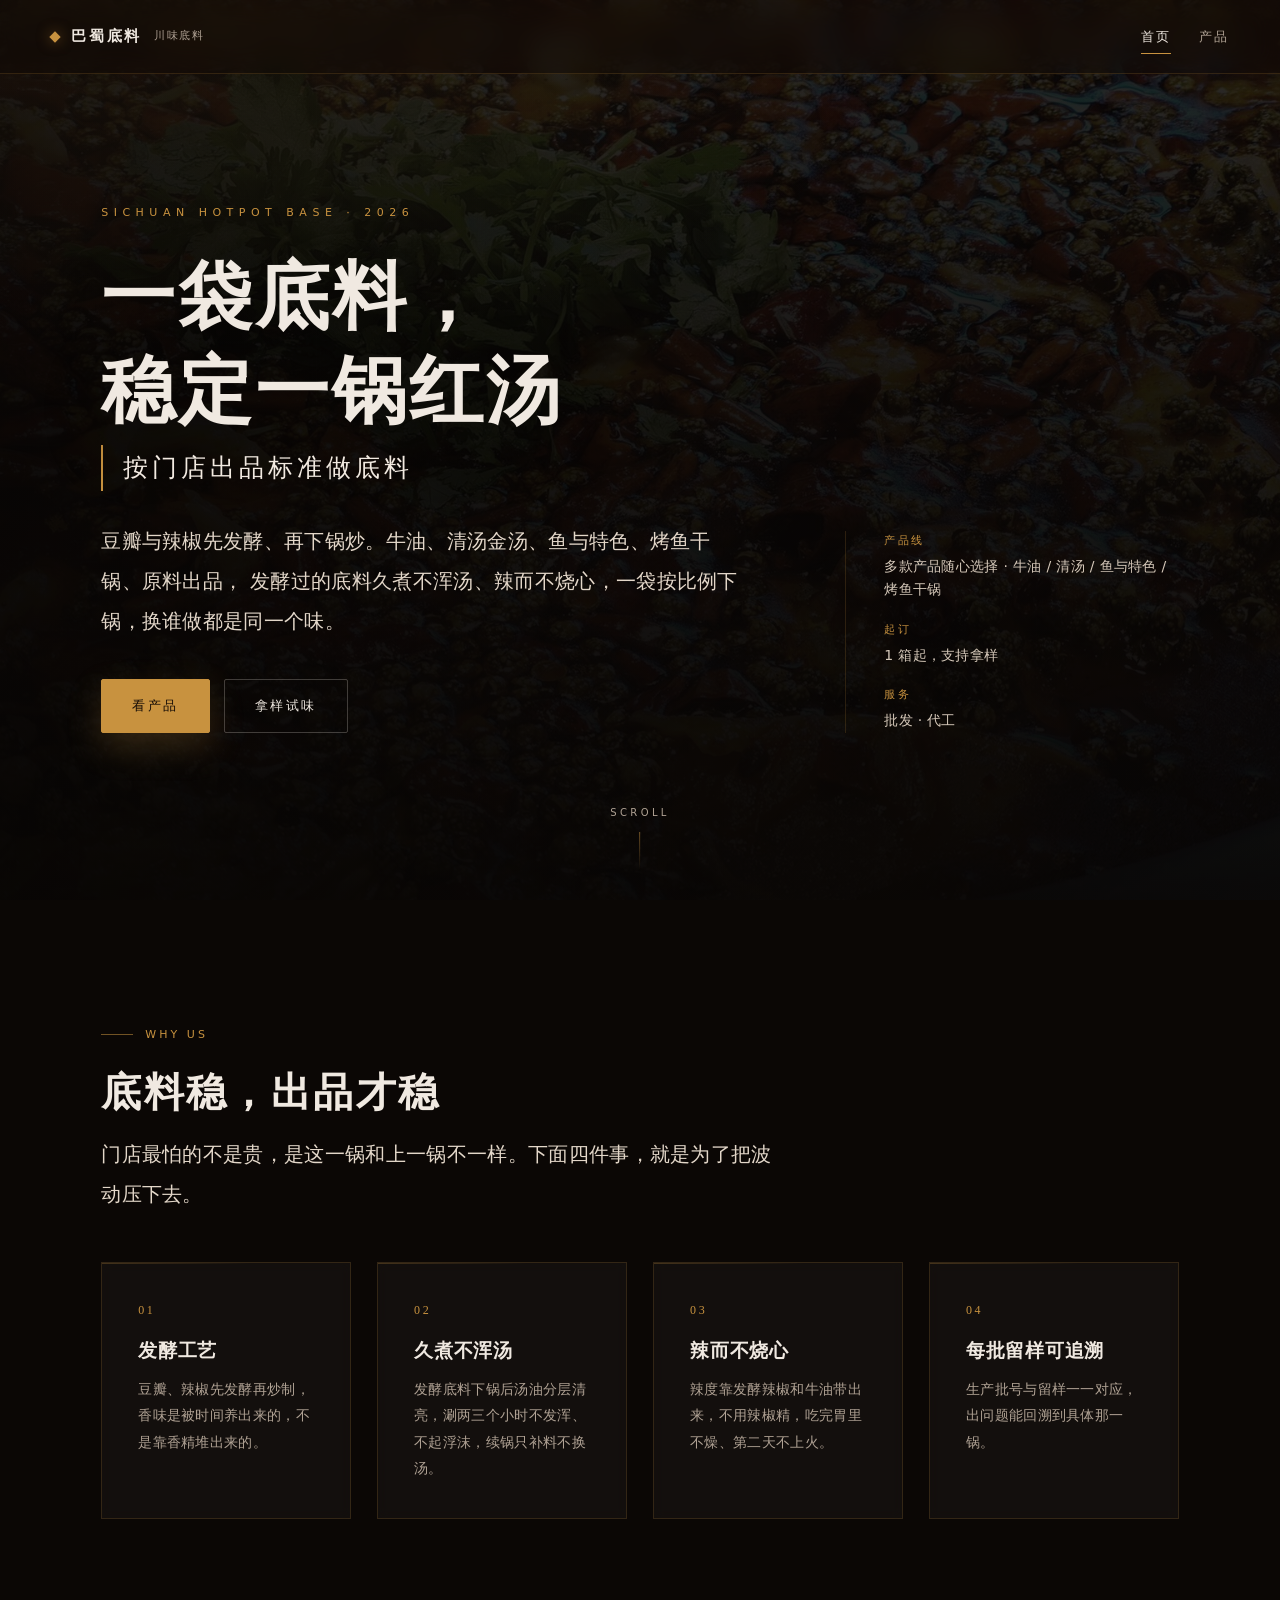
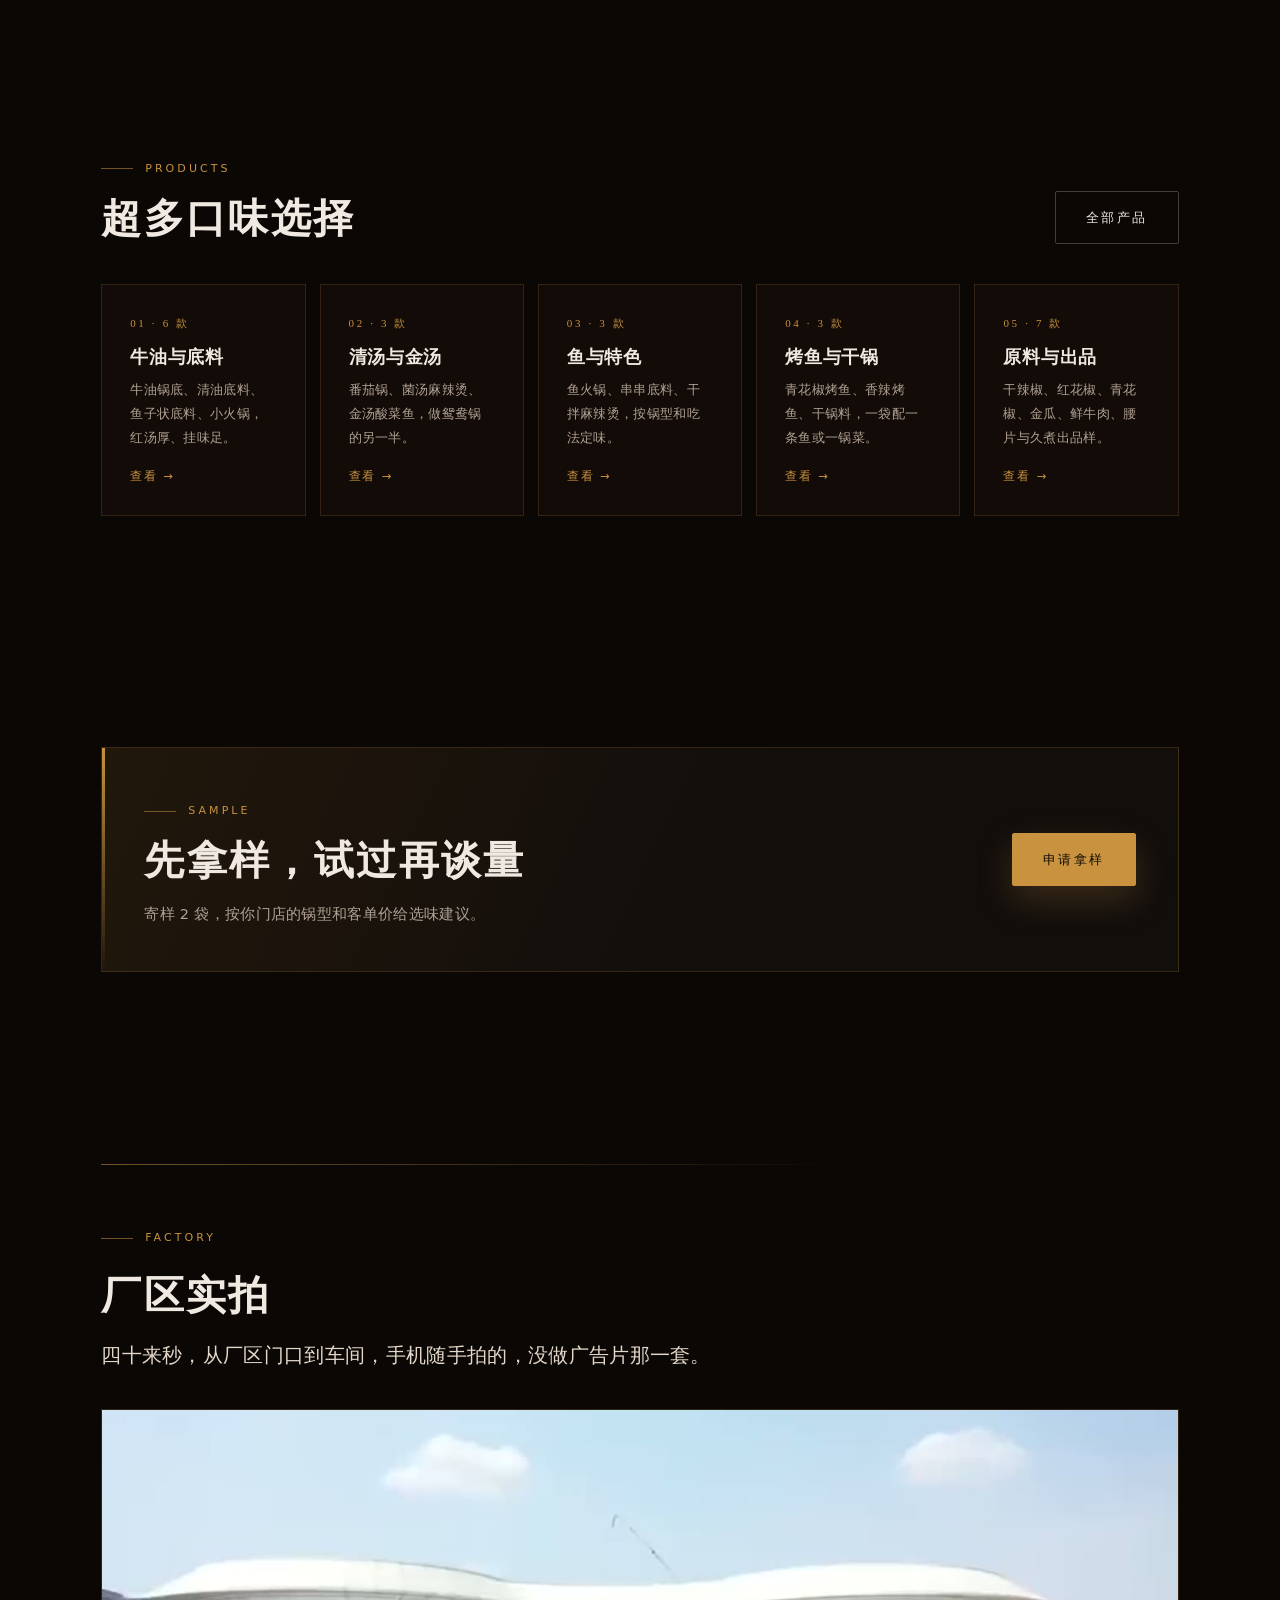
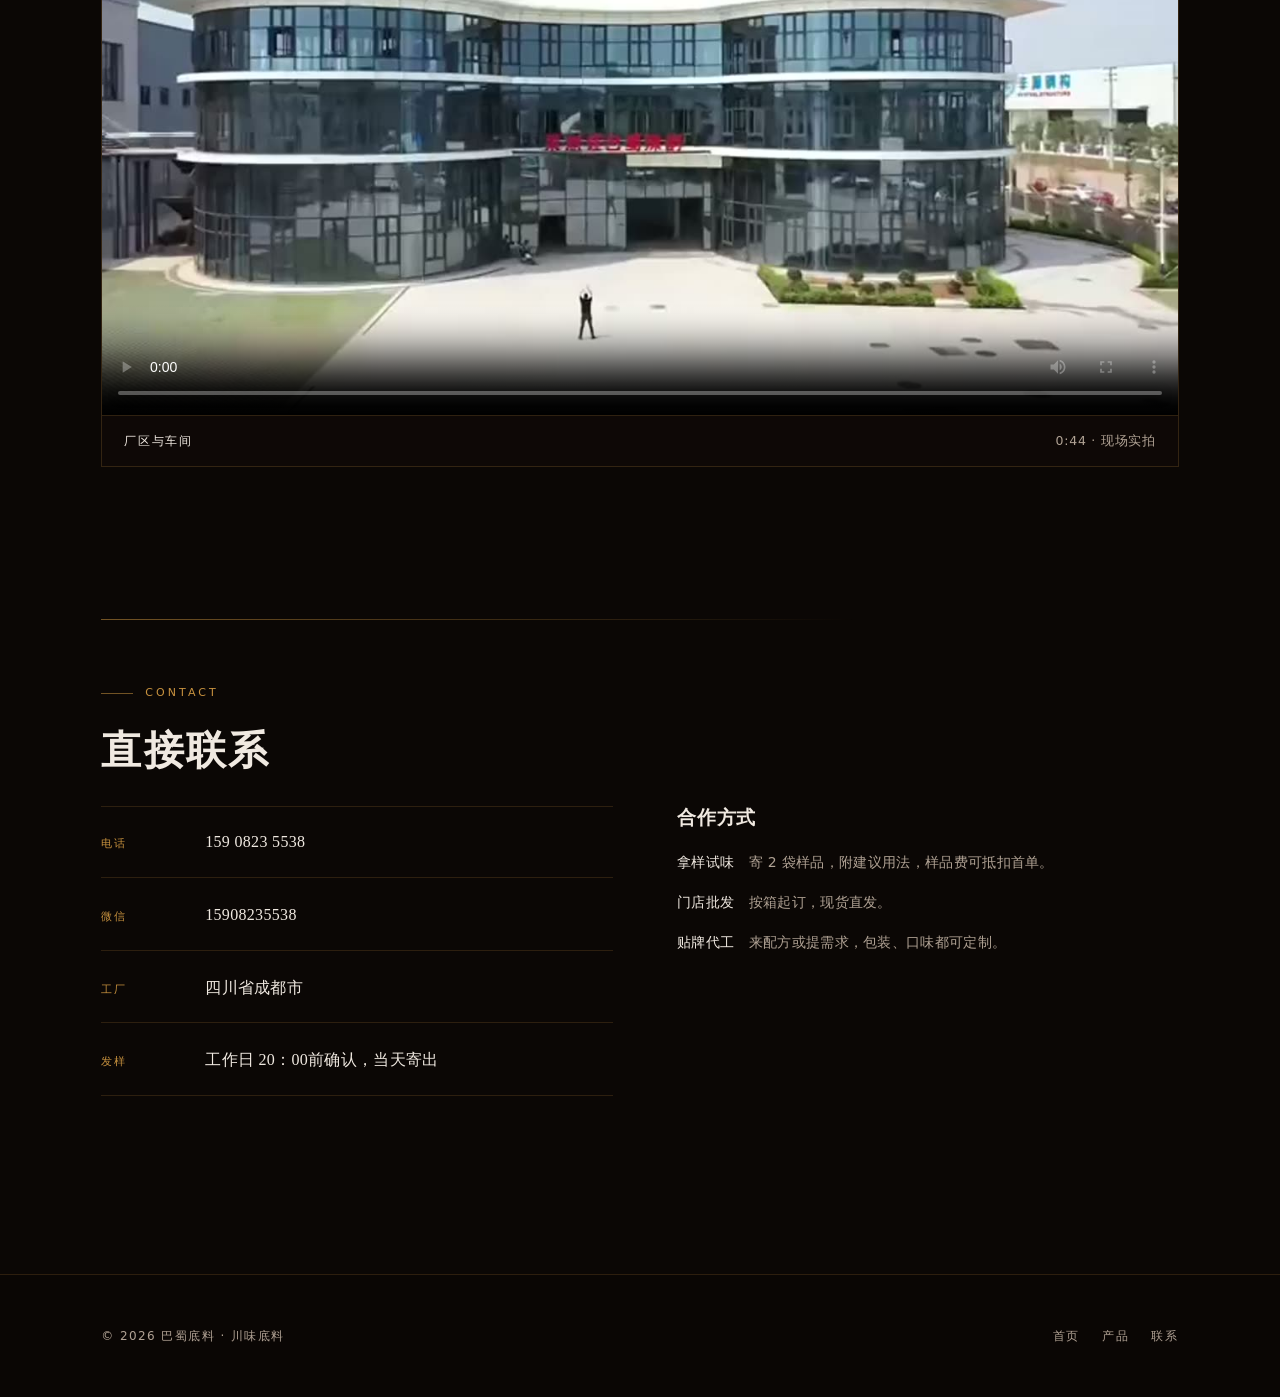
<file: index.html>
<!DOCTYPE html>
<html lang="zh-CN">
<head>
<meta charset="UTF-8">
<meta name="viewport" content="width=device-width, initial-scale=1.0">
<title>川味底料 · 一袋稳定一锅红汤</title>
<meta name="description" content="火锅底料、串串底料、烤鱼干锅料供应：牛油锅底、清油底料、清汤金汤、鱼火锅、烤鱼干锅与原料出品共二十二款，发酵工艺久煮不浑汤、辣而不烧心，支持拿样、批发与代工。">
<link rel="preconnect" href="https://miaoda.feishu.cn" crossorigin>
<link rel="stylesheet" href="https://miaoda.feishu.cn/fonts/css2?family=Noto+Serif+SC:wght@400;600;700&family=Noto+Sans+SC:wght@300;400;500&display=swap">
<link rel="stylesheet" href="assets/style.css">
</head>
<body data-page="home">

<div class="bg" aria-hidden="true"></div>

<header class="site-header">
  <a class="brand" href="index.html"><i></i>巴蜀底料<span>川味底料</span></a>
  <button class="nav-toggle" aria-label="展开导航" aria-expanded="false"><span></span><span></span><span></span></button>
  <nav class="nav">
    <a href="index.html" class="active">首页</a>
    <a href="work.html">产品</a>
  </nav>
</header>

<main>
  <!-- ===== 首屏 ===== -->
  <section class="hero">
    <div class="wrap hero-grid">
      <div>
        <span class="name-en reveal">Sichuan Hotpot Base · 2026</span>
        <h1 class="reveal d1">一袋底料，<br>稳定一锅红汤</h1>
        <p class="tagline reveal d2">按门店出品标准做底料</p>
        <p class="lead reveal d3" style="max-width:640px;">
          豆瓣与辣椒先发酵、再下锅炒。牛油、清汤金汤、鱼与特色、烤鱼干锅、原料出品，
          发酵过的底料久煮不浑汤、辣而不烧心，一袋按比例下锅，换谁做都是同一个味。
        </p>
        <div class="hero-actions reveal d4">
          <a class="btn btn--gold" href="work.html">看产品</a>
          <a class="btn" href="#contact">拿样试味</a>
        </div>
      </div>

      <aside class="hero-aside reveal d3">
        <dl>
          <div>
            <dt>产品线</dt>
            <dd>多款产品随心选择 · 牛油 / 清汤 / 鱼与特色 / 烤鱼干锅</dd>
          </div>
          <div>
            <dt>起订</dt>
            <dd>1 箱起，支持拿样</dd>
          </div>
          <div>
            <dt>服务</dt>
            <dd>批发  ·  代工</dd>
          </div>
        </dl>
      </aside>
    </div>
    <div class="scroll-hint">Scroll</div>
  </section>

  <!-- ===== 四个卖点 ===== -->
  <section class="section">
    <div class="wrap">
      <p class="eyebrow reveal">Why Us</p>
      <h2 class="reveal d1" style="max-width:760px; margin-bottom:16px;">底料稳，出品才稳</h2>
      <p class="lead reveal d2" style="max-width:680px; margin-bottom:48px;">
        门店最怕的不是贵，是这一锅和上一锅不一样。下面四件事，就是为了把波动压下去。
      </p>

      <div class="cards cards--4">
        <article class="card reveal d1">
          <span class="num">01</span>
          <h3>发酵工艺</h3>
          <p>豆瓣、辣椒先发酵再炒制，香味是被时间养出来的，不是靠香精堆出来的。</p>
        </article>
        <article class="card reveal d2">
          <span class="num">02</span>
          <h3>久煮不浑汤</h3>
          <p>发酵底料下锅后汤油分层清亮，涮两三个小时不发浑、不起浮沫，续锅只补料不换汤。</p>
        </article>
        <article class="card reveal d3">
          <span class="num">03</span>
          <h3>辣而不烧心</h3>
          <p>辣度靠发酵辣椒和牛油带出来，不用辣椒精，吃完胃里不燥、第二天不上火。</p>
        </article>
        <article class="card reveal d4">
          <span class="num">04</span>
          <h3>每批留样可追溯</h3>
          <p>生产批号与留样一一对应，出问题能回溯到具体那一锅。</p>
        </article>
      </div>
    </div>
  </section>

  <!-- ===== 五条产品线 ===== -->
  <section class="section">
    <div class="wrap">
      <div style="display:flex; justify-content:space-between; align-items:flex-end; gap:24px; flex-wrap:wrap; margin-bottom:40px;">
        <div>
          <p class="eyebrow reveal" style="margin-bottom:14px;">Products</p>
          <h2 class="reveal d1" style="margin:0;">超多口味选择</h2>
        </div>
        <a class="btn reveal d2" href="work.html">全部产品</a>
      </div>

      <div class="cat-grid">
        <a class="cat reveal d1" href="work.html#g1">
          <span class="no">01 · 6 款</span>
          <h3>牛油与底料</h3>
          <p>牛油锅底、清油底料、鱼子状底料、小火锅，红汤厚、挂味足。</p>
          <span class="go">查看 →</span>
        </a>
        <a class="cat reveal d2" href="work.html#g2">
          <span class="no">02 · 3 款</span>
          <h3>清汤与金汤</h3>
          <p>番茄锅、菌汤麻辣烫、金汤酸菜鱼，做鸳鸯锅的另一半。</p>
          <span class="go">查看 →</span>
        </a>
        <a class="cat reveal d3" href="work.html#g3">
          <span class="no">03 · 3 款</span>
          <h3>鱼与特色</h3>
          <p>鱼火锅、串串底料、干拌麻辣烫，按锅型和吃法定味。</p>
          <span class="go">查看 →</span>
        </a>
        <a class="cat reveal d4" href="work.html#g4">
          <span class="no">04 · 3 款</span>
          <h3>烤鱼与干锅</h3>
          <p>青花椒烤鱼、香辣烤鱼、干锅料，一袋配一条鱼或一锅菜。</p>
          <span class="go">查看 →</span>
        </a>
        <a class="cat reveal" href="work.html#g5">
          <span class="no">05 · 7 款</span>
          <h3>原料与出品</h3>
          <p>干辣椒、红花椒、青花椒、金瓜、鲜牛肉、腰片与久煮出品样。</p>
          <span class="go">查看 →</span>
        </a>
      </div>
    </div>
  </section>

  <!-- ===== 合作入口 ===== -->
  <section class="section">
    <div class="wrap">
      <div class="cta-band reveal">
        <div>
          <p class="eyebrow" style="margin-bottom:14px;">Sample</p>
          <h2 style="margin-bottom:14px;">先拿样，试过再谈量</h2>
          <p class="muted" style="margin:0; font-size:14.5px;">寄样 2 袋，按你门店的锅型和客单价给选味建议。</p>
        </div>
        <a class="btn btn--gold" href="#contact">申请拿样</a>
      </div>
    </div>
  </section>

  <!-- ===== 厂区实拍 ===== -->
  <section class="section section--tight">
    <div class="wrap">
      <hr class="rule reveal" style="margin-bottom:54px;">
      <p class="eyebrow reveal">Factory</p>
      <h2 class="reveal d1" style="margin-bottom:14px;">厂区实拍</h2>
      <p class="lead reveal d2" style="max-width:620px; margin-bottom:34px;">
        四十来秒，从厂区门口到车间，手机随手拍的，没做广告片那一套。
      </p>
      <div class="video-block reveal">
        <video src="assets/factory-tour.mp4" poster="assets/factory-poster.jpg" controls preload="metadata" playsinline></video>
        <div class="cap"><b>厂区与车间</b><span>0:44 · 现场实拍</span></div>
      </div>
    </div>
  </section>

  <!-- ===== 联系方式 ===== -->
  <section class="section section--tight" id="contact">
    <div class="wrap" style="scroll-margin-top:90px;">
      <hr class="rule reveal" style="margin-bottom:54px;">
      <p class="eyebrow reveal">Contact</p>
      <h2 class="reveal d1" style="margin-bottom:30px;">直接联系</h2>
      <div class="contact-cols">
        <ul class="info-list reveal d1">
          <li><span>电话</span><a href="tel:+8615908235538">159 0823 5538</a></li>
          <li><span>微信</span><b>15908235538</b></li>
          <li><span>工厂</span><b>四川省成都市</b></li>
          <li><span>发样</span><b>工作日 20：00前确认，当天寄出</b></li>
        </ul>
        <div class="reveal d2 contact-note">
          <h3>合作方式</h3>
          <p><b>拿样试味</b>　寄 2 袋样品，附建议用法，样品费可抵扣首单。</p>
          <p><b>门店批发</b>　按箱起订，现货直发。</p>
          <p><b>贴牌代工</b>　来配方或提需求，包装、口味都可定制。</p>
        </div>
      </div>
    </div>
  </section>
</main>

<footer class="site-footer">
  <div class="wrap footer-inner">
    <p>© 2026 巴蜀底料 · 川味底料</p>
    <div class="links">
      <a href="index.html">首页</a>
      <a href="work.html">产品</a>
      <a href="#contact">联系</a>
    </div>
  </div>
</footer>

<script src="assets/main.js"></script>
</body>
</html>
</file>
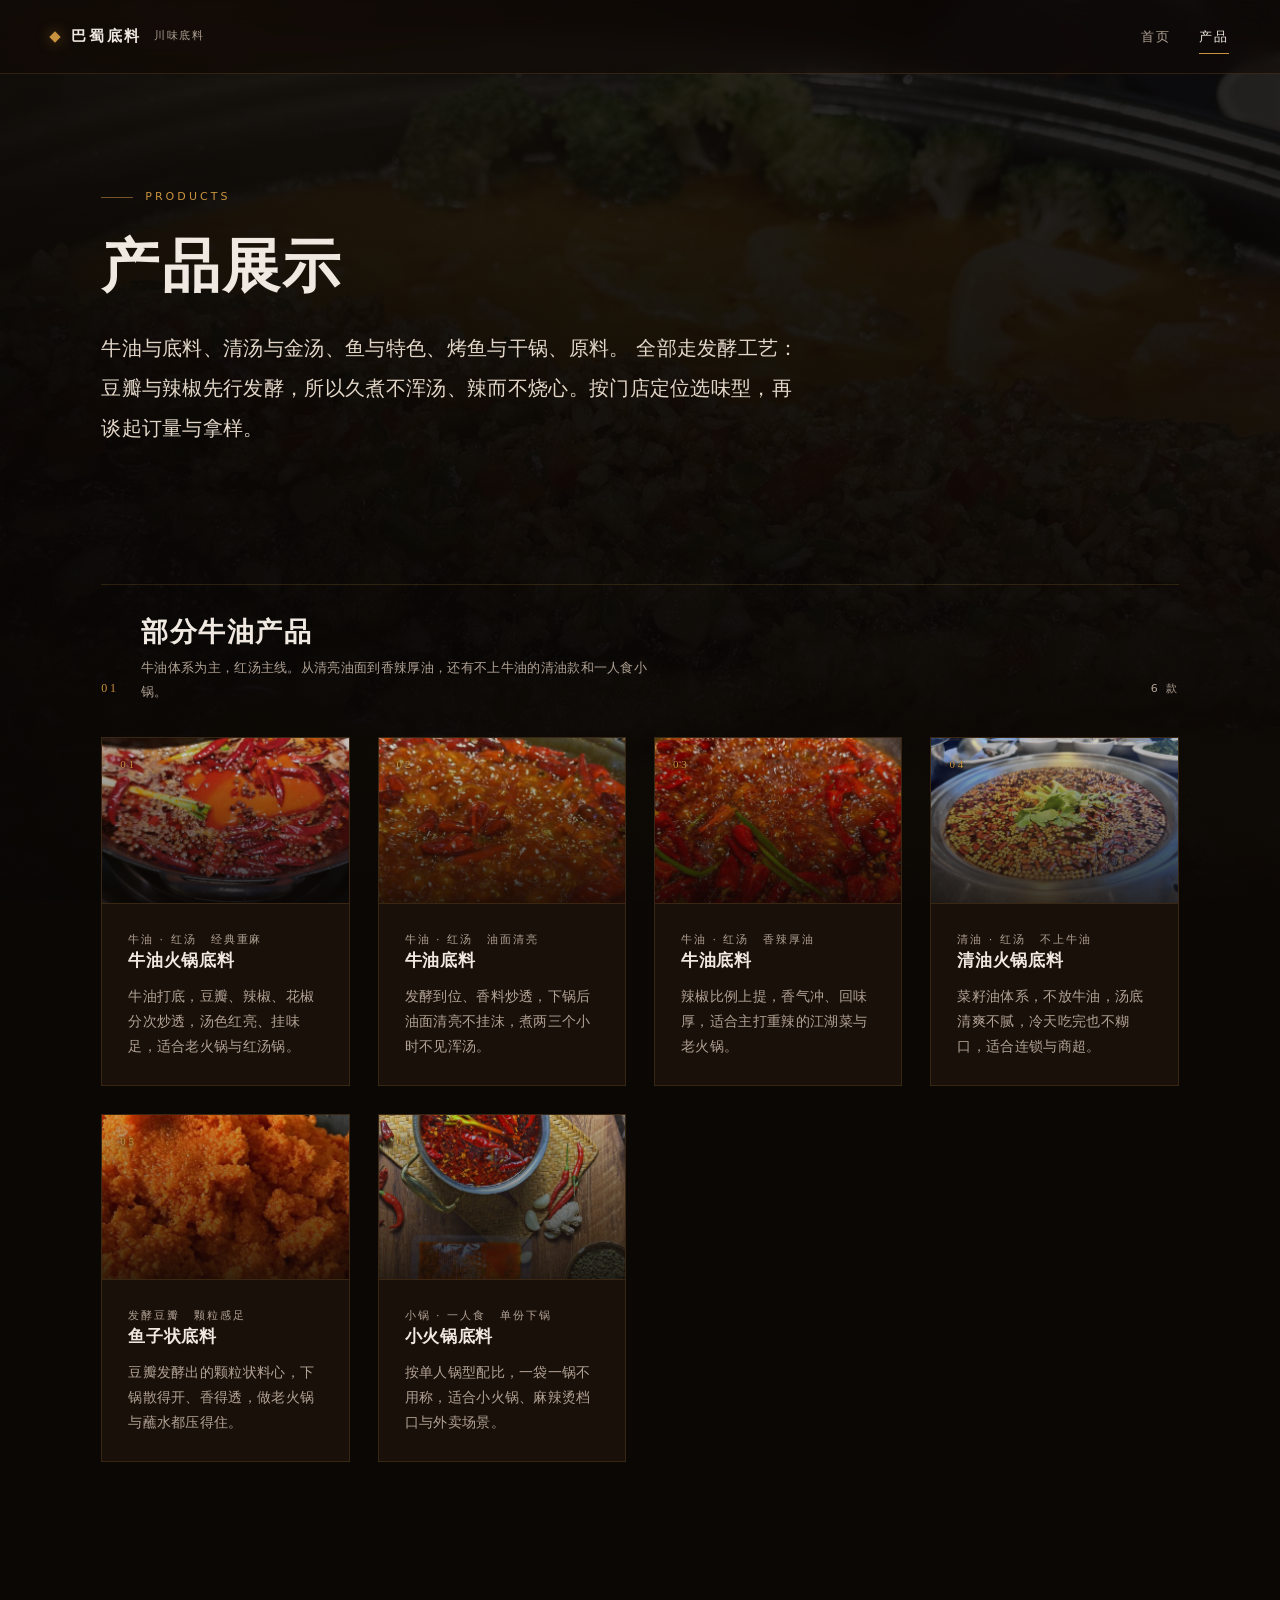
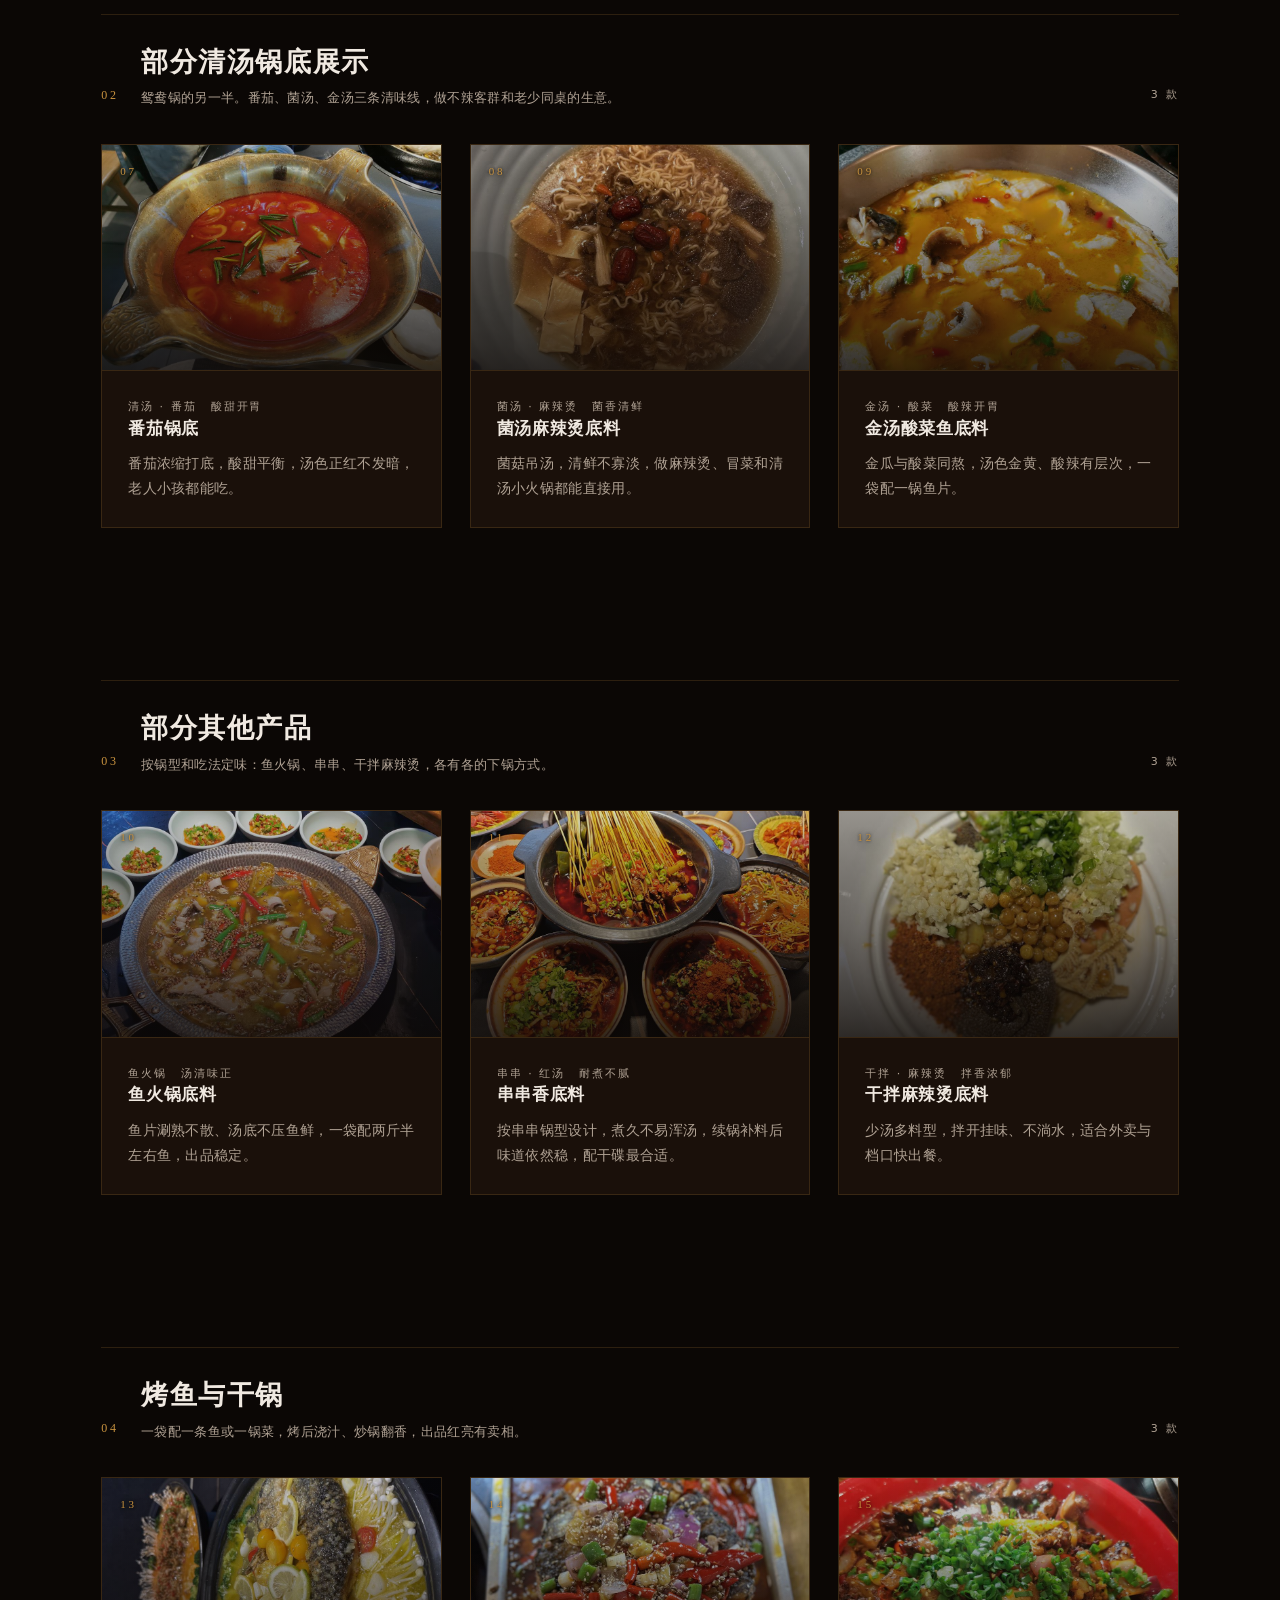
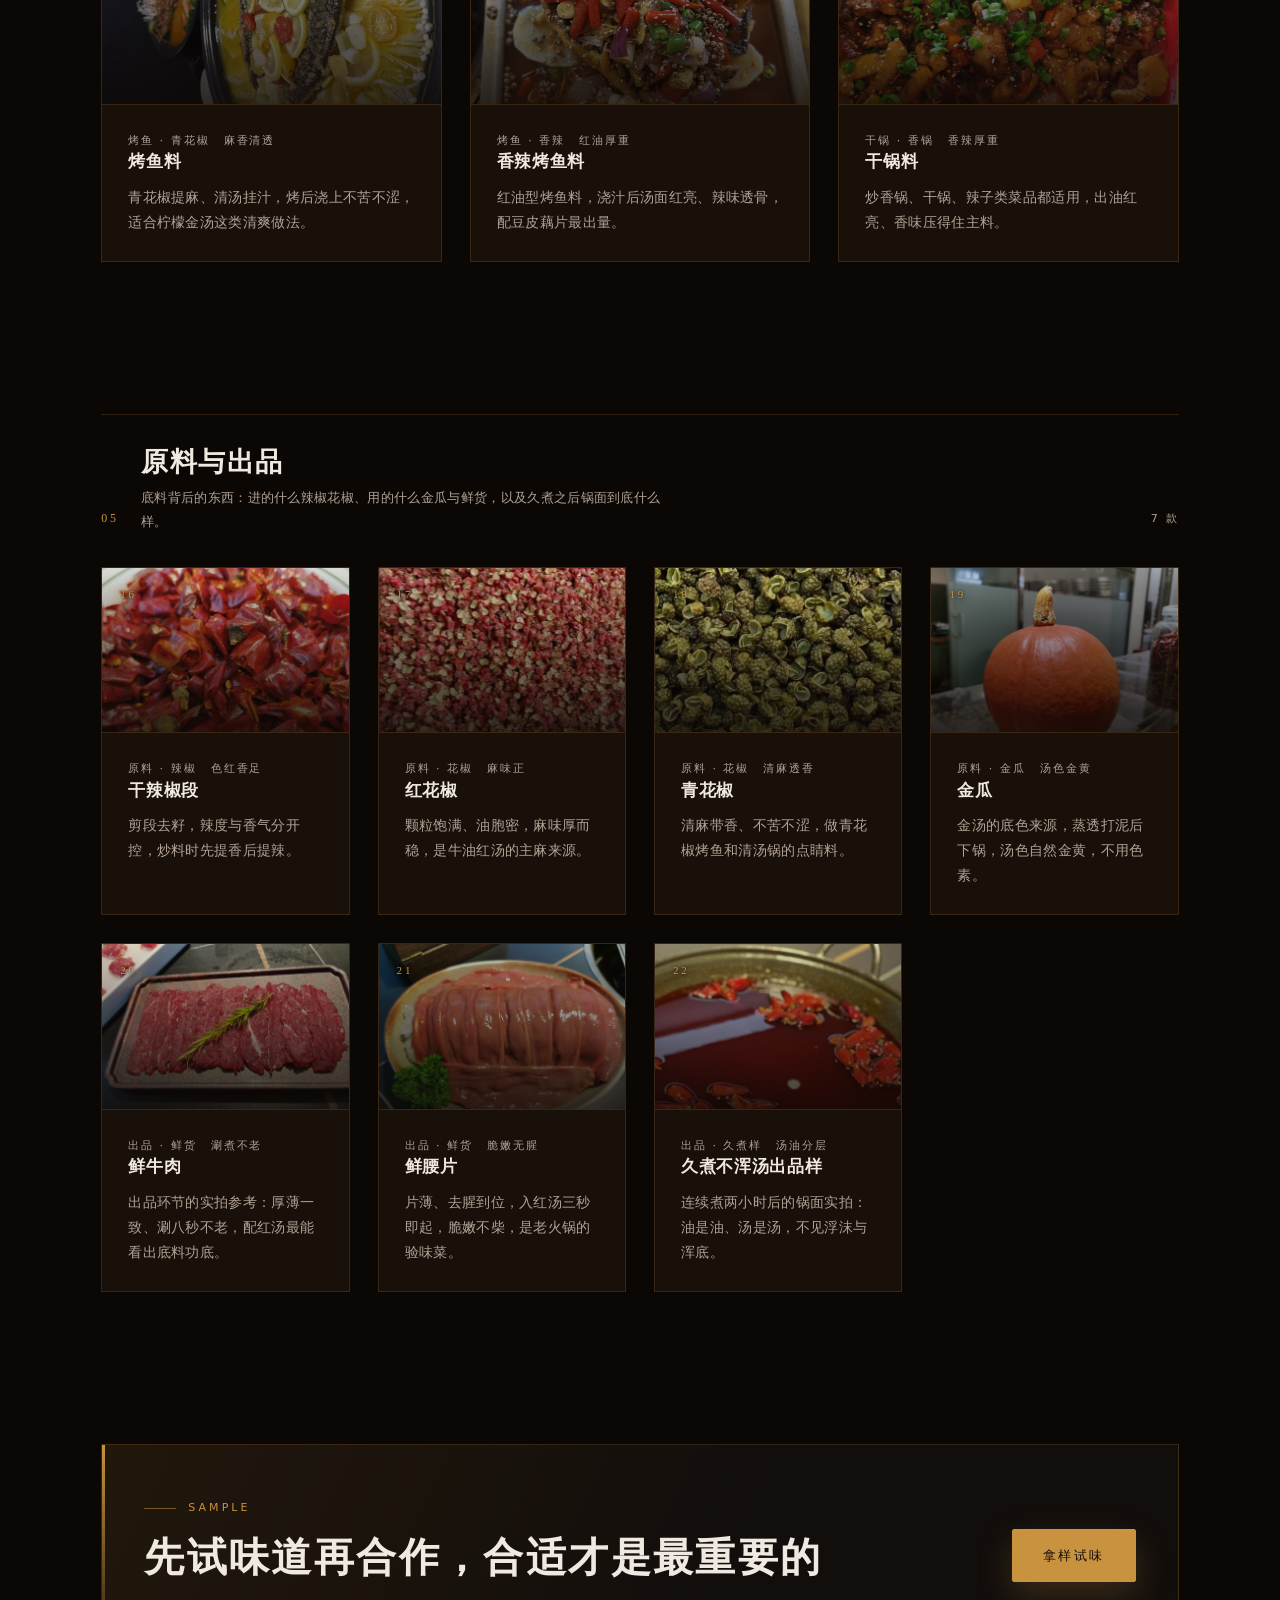
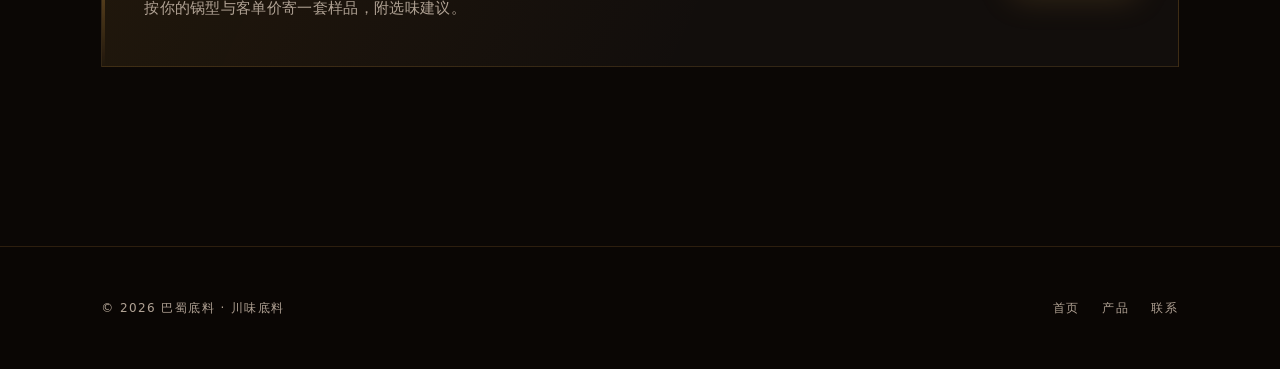
<file: work.html>
<!DOCTYPE html>
<html lang="zh-CN">
<head>
<meta charset="UTF-8">
<meta name="viewport" content="width=device-width, initial-scale=1.0">
<title>产品 · 牛油 / 清汤金汤 / 鱼与特色 / 烤鱼干锅 / 原料出品 | 巴蜀底料</title>
<meta name="description" content="巴蜀底料产品线：牛油与底料六款、清汤与金汤三款、鱼与特色三款、烤鱼与干锅三款、原料与出品七款，共二十二款，每款配实物图与味型说明。">
<link rel="preconnect" href="https://miaoda.feishu.cn" crossorigin>
<link rel="stylesheet" href="https://miaoda.feishu.cn/fonts/css2?family=Noto+Serif+SC:wght@400;600;700&family=Noto+Sans+SC:wght@300;400;500&display=swap">
<link rel="stylesheet" href="assets/style.css">
</head>
<body data-page="work">

<div class="bg" aria-hidden="true"></div>

<header class="site-header">
  <a class="brand" href="index.html"><i></i>巴蜀底料<span>川味底料</span></a>
  <button class="nav-toggle" aria-label="展开导航" aria-expanded="false"><span></span><span></span><span></span></button>
  <nav class="nav">
    <a href="index.html">首页</a>
    <a href="work.html" class="active">产品</a>
  </nav>
</header>

<main>
  <section class="page-head">
    <div class="wrap">
      <p class="eyebrow reveal">Products</p>
      <h1 class="reveal d1">产品展示</h1>
      <p class="lead reveal d2" style="max-width:700px;">
        牛油与底料、清汤与金汤、鱼与特色、烤鱼与干锅、原料。
        全部走发酵工艺：豆瓣与辣椒先行发酵，所以久煮不浑汤、辣而不烧心。按门店定位选味型，再谈起订量与拿样。
      </p>
    </div>
  </section>

  <!-- ============ 组一：牛油与底料 ============ -->
  <section class="section section--tight" id="g1">
    <div class="wrap">
      <div class="group reveal">
        <span class="group-no">01</span>
        <div>
          <h2>部分牛油产品</h2>
          <p>牛油体系为主，红汤主线。从清亮油面到香辣厚油，还有不上牛油的清油款和一人食小锅。</p>
        </div>
        <span class="group-count">6 款</span>
      </div>

      <div class="works works--four">

        <article class="work reveal">
          <div class="thumb n01"><span class="idx">01</span></div>
          <div class="body">
            <div class="meta"><span>牛油 · 红汤</span><span>经典重麻</span></div>
            <h3>牛油火锅底料</h3>
            <p>牛油打底，豆瓣、辣椒、花椒分次炒透，汤色红亮、挂味足，适合老火锅与红汤锅。</p>
          </div>
        </article>

        <article class="work reveal">
          <div class="thumb n02"><span class="idx">02</span></div>
          <div class="body">
            <div class="meta"><span>牛油 · 红汤</span><span>油面清亮</span></div>
            <h3>牛油底料 </h3>
            <p>发酵到位、香料炒透，下锅后油面清亮不挂沫，煮两三个小时不见浑汤。</p>
          </div>
        </article>

        <article class="work reveal">
          <div class="thumb n03"><span class="idx">03</span></div>
          <div class="body">
            <div class="meta"><span>牛油 · 红汤</span><span>香辣厚油</span></div>
            <h3>牛油底料 </h3>
            <p>辣椒比例上提，香气冲、回味厚，适合主打重辣的江湖菜与老火锅。</p>
          </div>
        </article>

        <article class="work reveal">
          <div class="thumb n04"><span class="idx">04</span></div>
          <div class="body">
            <div class="meta"><span>清油 · 红汤</span><span>不上牛油</span></div>
            <h3>清油火锅底料</h3>
            <p>菜籽油体系，不放牛油，汤底清爽不腻，冷天吃完也不糊口，适合连锁与商超。</p>
          </div>
        </article>

        <article class="work reveal">
          <div class="thumb n05"><span class="idx">05</span></div>
          <div class="body">
            <div class="meta"><span>发酵豆瓣</span><span>颗粒感足</span></div>
            <h3>鱼子状底料</h3>
            <p>豆瓣发酵出的颗粒状料心，下锅散得开、香得透，做老火锅与蘸水都压得住。</p>
          </div>
        </article>

        <article class="work reveal">
          <div class="thumb n06"><span class="idx">06</span></div>
          <div class="body">
            <div class="meta"><span>小锅 · 一人食</span><span>单份下锅</span></div>
            <h3>小火锅底料</h3>
            <p>按单人锅型配比，一袋一锅不用称，适合小火锅、麻辣烫档口与外卖场景。</p>
          </div>
        </article>

      </div>
    </div>
  </section>

  <!-- ============ 组二：清汤与金汤 ============ -->
  <section class="section section--tight" id="g2">
    <div class="wrap">
      <div class="group reveal">
        <span class="group-no">02</span>
        <div>
          <h2>部分清汤锅底展示</h2>
          <p>鸳鸯锅的另一半。番茄、菌汤、金汤三条清味线，做不辣客群和老少同桌的生意。</p>
        </div>
        <span class="group-count">3 款</span>
      </div>

      <div class="works works--three">

        <article class="work reveal">
          <div class="thumb n07"><span class="idx">07</span></div>
          <div class="body">
            <div class="meta"><span>清汤 · 番茄</span><span>酸甜开胃</span></div>
            <h3>番茄锅底</h3>
            <p>番茄浓缩打底，酸甜平衡，汤色正红不发暗，老人小孩都能吃。</p>
          </div>
        </article>

        <article class="work reveal">
          <div class="thumb n08"><span class="idx">08</span></div>
          <div class="body">
            <div class="meta"><span>菌汤 · 麻辣烫</span><span>菌香清鲜</span></div>
            <h3>菌汤麻辣烫底料</h3>
            <p>菌菇吊汤，清鲜不寡淡，做麻辣烫、冒菜和清汤小火锅都能直接用。</p>
          </div>
        </article>

        <article class="work reveal">
          <div class="thumb n09"><span class="idx">09</span></div>
          <div class="body">
            <div class="meta"><span>金汤 · 酸菜</span><span>酸辣开胃</span></div>
            <h3>金汤酸菜鱼底料</h3>
            <p>金瓜与酸菜同熬，汤色金黄、酸辣有层次，一袋配一锅鱼片。</p>
          </div>
        </article>

      </div>
    </div>
  </section>

  <!-- ============ 组三：鱼与特色 ============ -->
  <section class="section section--tight" id="g3">
    <div class="wrap">
      <div class="group reveal">
        <span class="group-no">03</span>
        <div>
          <h2>部分其他产品</h2>
          <p>按锅型和吃法定味：鱼火锅、串串、干拌麻辣烫，各有各的下锅方式。</p>
        </div>
        <span class="group-count">3 款</span>
      </div>

      <div class="works works--three">

        <article class="work reveal">
          <div class="thumb n10"><span class="idx">10</span></div>
          <div class="body">
            <div class="meta"><span>鱼火锅</span><span>汤清味正</span></div>
            <h3>鱼火锅底料</h3>
            <p>鱼片涮熟不散、汤底不压鱼鲜，一袋配两斤半左右鱼，出品稳定。</p>
          </div>
        </article>

        <article class="work reveal">
          <div class="thumb n11"><span class="idx">11</span></div>
          <div class="body">
            <div class="meta"><span>串串 · 红汤</span><span>耐煮不腻</span></div>
            <h3>串串香底料</h3>
            <p>按串串锅型设计，煮久不易浑汤，续锅补料后味道依然稳，配干碟最合适。</p>
          </div>
        </article>

        <article class="work reveal">
          <div class="thumb n12"><span class="idx">12</span></div>
          <div class="body">
            <div class="meta"><span>干拌 · 麻辣烫</span><span>拌香浓郁</span></div>
            <h3>干拌麻辣烫底料</h3>
            <p>少汤多料型，拌开挂味、不淌水，适合外卖与档口快出餐。</p>
          </div>
        </article>

      </div>
    </div>
  </section>

  <!-- ============ 组四：烤鱼与干锅 ============ -->
  <section class="section section--tight" id="g4">
    <div class="wrap">
      <div class="group reveal">
        <span class="group-no">04</span>
        <div>
          <h2>烤鱼与干锅</h2>
          <p>一袋配一条鱼或一锅菜，烤后浇汁、炒锅翻香，出品红亮有卖相。</p>
        </div>
        <span class="group-count">3 款</span>
      </div>

      <div class="works works--three">

        <article class="work reveal">
          <div class="thumb n13"><span class="idx">13</span></div>
          <div class="body">
            <div class="meta"><span>烤鱼 · 青花椒</span><span>麻香清透</span></div>
            <h3>烤鱼料</h3>
            <p>青花椒提麻、清汤挂汁，烤后浇上不苦不涩，适合柠檬金汤这类清爽做法。</p>
          </div>
        </article>

        <article class="work reveal">
          <div class="thumb n14"><span class="idx">14</span></div>
          <div class="body">
            <div class="meta"><span>烤鱼 · 香辣</span><span>红油厚重</span></div>
            <h3>香辣烤鱼料</h3>
            <p>红油型烤鱼料，浇汁后汤面红亮、辣味透骨，配豆皮藕片最出量。</p>
          </div>
        </article>

        <article class="work reveal">
          <div class="thumb n15"><span class="idx">15</span></div>
          <div class="body">
            <div class="meta"><span>干锅 · 香锅</span><span>香辣厚重</span></div>
            <h3>干锅料</h3>
            <p>炒香锅、干锅、辣子类菜品都适用，出油红亮、香味压得住主料。</p>
          </div>
        </article>

      </div>
    </div>
  </section>

  <!-- ============ 组五：原料与出品 ============ -->
  <section class="section section--tight" id="g5">
    <div class="wrap">
      <div class="group reveal">
        <span class="group-no">05</span>
        <div>
          <h2>原料与出品</h2>
          <p>底料背后的东西：进的什么辣椒花椒、用的什么金瓜与鲜货，以及久煮之后锅面到底什么样。</p>
        </div>
        <span class="group-count">7 款</span>
      </div>

      <div class="works works--four">

        <article class="work reveal">
          <div class="thumb n16"><span class="idx">16</span></div>
          <div class="body">
            <div class="meta"><span>原料 · 辣椒</span><span>色红香足</span></div>
            <h3>干辣椒段</h3>
            <p>剪段去籽，辣度与香气分开控，炒料时先提香后提辣。</p>
          </div>
        </article>

        <article class="work reveal">
          <div class="thumb n17"><span class="idx">17</span></div>
          <div class="body">
            <div class="meta"><span>原料 · 花椒</span><span>麻味正</span></div>
            <h3>红花椒</h3>
            <p>颗粒饱满、油胞密，麻味厚而稳，是牛油红汤的主麻来源。</p>
          </div>
        </article>

        <article class="work reveal">
          <div class="thumb n18"><span class="idx">18</span></div>
          <div class="body">
            <div class="meta"><span>原料 · 花椒</span><span>清麻透香</span></div>
            <h3>青花椒</h3>
            <p>清麻带香、不苦不涩，做青花椒烤鱼和清汤锅的点睛料。</p>
          </div>
        </article>

        <article class="work reveal">
          <div class="thumb n19"><span class="idx">19</span></div>
          <div class="body">
            <div class="meta"><span>原料 · 金瓜</span><span>汤色金黄</span></div>
            <h3>金瓜</h3>
            <p>金汤的底色来源，蒸透打泥后下锅，汤色自然金黄，不用色素。</p>
          </div>
        </article>

        <article class="work reveal">
          <div class="thumb n20"><span class="idx">20</span></div>
          <div class="body">
            <div class="meta"><span>出品 · 鲜货</span><span>涮煮不老</span></div>
            <h3>鲜牛肉</h3>
            <p>出品环节的实拍参考：厚薄一致、涮八秒不老，配红汤最能看出底料功底。</p>
          </div>
        </article>

        <article class="work reveal">
          <div class="thumb n21"><span class="idx">21</span></div>
          <div class="body">
            <div class="meta"><span>出品 · 鲜货</span><span>脆嫩无腥</span></div>
            <h3>鲜腰片</h3>
            <p>片薄、去腥到位，入红汤三秒即起，脆嫩不柴，是老火锅的验味菜。</p>
          </div>
        </article>

        <article class="work reveal">
          <div class="thumb n22"><span class="idx">22</span></div>
          <div class="body">
            <div class="meta"><span>出品 · 久煮样</span><span>汤油分层</span></div>
            <h3>久煮不浑汤出品样</h3>
            <p>连续煮两小时后的锅面实拍：油是油、汤是汤，不见浮沫与浑底。</p>
          </div>
        </article>

      </div>
    </div>
  </section>

  <!-- ============ CTA ============ -->
  <section class="section section--tight">
    <div class="wrap">
      <div class="cta-band reveal">
        <div>
          <p class="eyebrow" style="margin-bottom:14px;">Sample</p>
          <h2 style="margin-bottom:12px;">先试味道再合作，合适才是最重要的</h2>
          <p class="muted" style="margin:0; font-size:14.5px;">按你的锅型与客单价寄一套样品，附选味建议。</p>
        </div>
        <a class="btn btn--gold" href="index.html#contact">拿样试味</a>
      </div>
    </div>
  </section>
</main>

<footer class="site-footer">
  <div class="wrap footer-inner">
    <p>© 2026 巴蜀底料 · 川味底料</p>
    <div class="links">
      <a href="index.html">首页</a>
      <a href="work.html">产品</a>
      <a href="index.html#contact">联系</a>
    </div>
  </div>
</footer>

<script src="assets/main.js"></script>
</body>
</html>
</file>
<file: assets/style.css>
/* =========================================================
   Personal Site · 商务稳重
   配色：深海军蓝 + 哑金 + 冷灰白
   所有页面共用本文件；图片放在同级 assets/ 目录
   ========================================================= */

:root{
  --ink:#0b0705;
  --navy:#180f09;
  --navy-2:#241610;
  --gold:#c8923f;
  --gold-soft:rgba(200,146,63,.55);
  --text:#f0e9e1;
  --muted:#b0a294;
  --line:rgba(200,146,63,.18);
  --card:rgba(255,255,255,.035);
  /* 缺图时的占位斜纹，图片一旦存在就会被覆盖 */
  --ph:repeating-linear-gradient(135deg,rgba(200,146,63,.055) 0 1px,transparent 1px 20px);
  --serif:"Noto Serif SC","Songti SC","Source Han Serif SC",Georgia,"Times New Roman",serif;
  --sans:"Noto Sans SC","PingFang SC","Microsoft YaHei",system-ui,-apple-system,"Segoe UI",sans-serif;
  --ease:cubic-bezier(.22,.61,.36,1);
}

*{box-sizing:border-box;}
html{scroll-behavior:smooth;-webkit-text-size-adjust:100%;}

body{
  margin:0;
  min-height:100vh;
  background:var(--ink);
  color:var(--text);
  font-family:var(--sans);
  font-weight:300;
  font-size:16px;
  line-height:1.85;
  letter-spacing:.02em;
  -webkit-font-smoothing:antialiased;
  overflow-x:hidden;
}

/* ---------- 背景层：图片缺失时仍有深色渐变兜底 ---------- */
.bg{
  position:fixed; inset:0; z-index:-2;
  background-position:center;
  background-size:cover;
  background-repeat:no-repeat;
  background-color:var(--ink);
  filter:saturate(.78) brightness(.72);
  transition:opacity 1s var(--ease);
}
.bg::after{
  /* 深色蒙层 + 左侧压暗，保证图片可见但文字始终清晰 */
  content:"";
  position:absolute; inset:0;
  background-image:
    radial-gradient(110% 75% at 16% 0%, rgba(200,146,63,.10), transparent 52%),
    linear-gradient(90deg, rgba(11,7,5,.80) 0%, rgba(11,7,5,.54) 45%, rgba(11,7,5,.46) 100%),
    linear-gradient(180deg, rgba(11,7,5,.60) 0%, rgba(11,7,5,.78) 45%, rgba(11,7,5,.94) 100%),
    linear-gradient(rgba(255,255,255,.024) 1px, transparent 1px),
    linear-gradient(90deg, rgba(255,255,255,.024) 1px, transparent 1px);
  background-size:auto,auto,auto,72px 72px,72px 72px;
  background-position:center;
}

body[data-page="home"]    .bg{background-image:url("bg-home.jpg"),linear-gradient(160deg,#1c110a,#0b0705 65%);}
body[data-page="about"]   .bg{background-image:url("bg-about.jpg"),linear-gradient(160deg,#1e130b,#0b0705 70%);}
body[data-page="work"]    .bg{background-image:url("bg-work.jpg"),linear-gradient(160deg,#191009,#0b0705 70%);}
body[data-page="life"]    .bg{background-image:url("bg-life.jpg"),linear-gradient(160deg,#1a110a,#0b0705 70%);}
body[data-page="contact"] .bg{background-image:url("bg-contact.jpg"),linear-gradient(160deg,#180f09,#0b0705 72%);}

/* ---------- 顶部导航 ---------- */
.site-header{
  position:fixed; top:0; left:0; right:0; z-index:20;
  display:flex; align-items:center; justify-content:space-between;
  gap:24px;
  height:74px;
  padding:0 clamp(20px,4vw,56px);
  background:rgba(18,10,7,.55);
  -webkit-backdrop-filter:blur(14px) saturate(120%);
  backdrop-filter:blur(14px) saturate(120%);
  border-bottom:1px solid var(--line);
}
.site-header.is-solid{
  background:rgba(18,10,7,.82);
  box-shadow:0 12px 30px rgba(0,0,0,.28);
}
.brand{
  display:flex; align-items:center; gap:12px;
  text-decoration:none; color:var(--text);
  font-family:var(--serif);
  font-size:15px; font-weight:600;
  letter-spacing:.18em; text-transform:uppercase;
  white-space:nowrap;
}
.brand i{
  display:block; width:8px; height:8px;
  background:var(--gold);
  transform:rotate(45deg);
  box-shadow:0 0 14px rgba(200,146,63,.55);
}
.brand span{
  font-family:var(--sans); font-size:11px; font-weight:300;
  letter-spacing:.14em; color:var(--muted); text-transform:none;
}
.nav{display:flex; align-items:center; gap:clamp(14px,2.2vw,36px);}
.nav a{
  position:relative;
  text-decoration:none; color:var(--muted);
  font-size:12.5px; letter-spacing:.16em;
  padding:6px 0;
  transition:color .3s var(--ease);
}
.nav a::after{
  content:""; position:absolute; left:0; bottom:0;
  width:0; height:1px; background:var(--gold);
  transition:width .4s var(--ease);
}
.nav a:hover{color:var(--text);}
.nav a:hover::after{width:100%;}
.nav a.active{color:var(--text);}
.nav a.active::after{width:100%;}

.nav-toggle{
  display:none; width:40px; height:34px;
  background:none; border:1px solid var(--line); border-radius:2px;
  cursor:pointer; padding:0;
}
.nav-toggle span{
  display:block; width:18px; height:1px; margin:4px auto;
  background:var(--text); transition:transform .3s var(--ease),opacity .3s;
}

/* ---------- 通用版心与标题 ---------- */
.wrap{width:100%; max-width:1180px; margin:0 auto; padding:0 clamp(20px,4vw,56px);}
.section{padding:clamp(64px,9vw,120px) 0; position:relative;}
.section--tight{padding:clamp(44px,6vw,76px) 0;}

.eyebrow{
  display:inline-flex; align-items:center; gap:12px;
  font-size:11px; letter-spacing:.28em; text-transform:uppercase;
  color:var(--gold); font-weight:400;
  margin:0 0 22px;
}
.eyebrow::before{
  content:""; width:32px; height:1px; background:var(--gold-soft);
}
h1,h2,h3{font-family:var(--serif); font-weight:600; line-height:1.28; margin:0;}
h1{font-size:clamp(38px,6.4vw,74px); letter-spacing:.04em;}
h2{font-size:clamp(26px,3.4vw,40px); letter-spacing:.06em;}
h3{font-size:19px; letter-spacing:.04em;}
p{margin:0 0 20px; color:#d8cbbb; font-size:15.5px;}
.lead{font-size:clamp(17px,1.6vw,20px); line-height:2; color:#e3d7c9; font-weight:300;}
.muted{color:var(--muted);}
.rule{width:100%; height:1px; background:linear-gradient(90deg,var(--gold-soft),transparent 70%); border:0; margin:0;}

/* ---------- 首页 Hero ---------- */
.hero{
  position:relative;
  min-height:100vh;
  display:flex; align-items:center;
  padding:132px 0 96px;
}
.hero-grid{
  display:grid;
  grid-template-columns:minmax(0,1.35fr) minmax(0,.65fr);
  gap:clamp(24px,4vw,64px);
  align-items:end;
}
.hero h1{
  margin-bottom:6px;
  text-shadow:0 20px 60px rgba(0,0,0,.45);
}
.hero .name-en{
  display:block; font-family:var(--sans); font-weight:300;
  font-size:11px; letter-spacing:.5em; text-transform:uppercase;
  color:var(--gold); margin-bottom:26px;
}
.hero .tagline{
  font-family:var(--serif);
  font-size:clamp(18px,2.1vw,25px);
  color:#f2eae1; letter-spacing:.16em;
  margin:0 0 30px;
  padding-left:20px;
  border-left:2px solid var(--gold);
}
.hero-actions{display:flex; flex-wrap:wrap; gap:14px; margin-top:38px;}

.btn{
  display:inline-flex; align-items:center; gap:10px;
  padding:14px 30px;
  font-size:12.5px; letter-spacing:.2em;
  text-decoration:none; color:var(--text);
  border:1px solid rgba(240,233,225,.24);
  border-radius:2px;
  background:transparent;
  transition:background .4s var(--ease),border-color .4s,color .4s,transform .4s;
}
.btn:hover{border-color:var(--gold-soft); transform:translateY(-2px);}
.btn--gold{
  background:var(--gold); border-color:var(--gold); color:#140c06; font-weight:500;
  box-shadow:0 14px 34px rgba(200,146,63,.22);
}
.btn--gold:hover{background:#d8b676; border-color:#d8b676;}

.hero-aside{
  border-left:1px solid var(--line);
  padding-left:clamp(20px,3vw,38px);
}
.hero-aside dl{margin:0; display:grid; gap:18px;}
.hero-aside dt{
  font-size:10.5px; letter-spacing:.24em; text-transform:uppercase;
  color:var(--gold); margin-bottom:4px; font-weight:400;
}
.hero-aside dd{margin:0; font-size:14px; color:#d6c9ba; line-height:1.7;}

.scroll-hint{
  position:absolute; left:50%; bottom:30px; transform:translateX(-50%);
  font-size:10px; letter-spacing:.34em; text-transform:uppercase; color:var(--muted);
  display:flex; flex-direction:column; align-items:center; gap:10px;
}
.scroll-hint::after{
  content:""; width:1px; height:38px;
  background:linear-gradient(180deg,var(--gold-soft),transparent);
  animation:pulse 2.4s infinite var(--ease);
}
@keyframes pulse{0%,100%{opacity:.35}50%{opacity:1}}

/* ---------- 数字 ---------- */
.stats{
  display:grid; grid-template-columns:repeat(auto-fit,minmax(160px,1fr));
  gap:1px; background:var(--line);
  border:1px solid var(--line);
}
.stat{
  background:rgba(22,13,8,.62);
  padding:clamp(24px,3vw,36px);
  transition:background .4s var(--ease);
}
.stat:hover{background:rgba(38,22,14,.7);}
.stat b{
  display:block; font-family:var(--serif); font-weight:600;
  font-size:clamp(30px,3.6vw,42px); color:var(--text); line-height:1.1;
  letter-spacing:.02em;
}
.stat b em{font-style:normal; font-size:.5em; color:var(--gold); margin-left:6px; letter-spacing:.1em;}
.stat span{display:block; margin-top:10px; font-size:11.5px; letter-spacing:.2em; color:var(--muted); text-transform:uppercase;}

/* ---------- 卡片 ---------- */
.cards{display:grid; grid-template-columns:repeat(auto-fit,minmax(260px,1fr)); gap:clamp(16px,2.2vw,26px);}
.card{
  position:relative;
  border:1px solid var(--line);
  background:var(--card);
  -webkit-backdrop-filter:blur(6px);
  backdrop-filter:blur(6px);
  padding:clamp(24px,3vw,36px);
  transition:transform .5s var(--ease),border-color .5s,background .5s;
  overflow:hidden;
}
.card::before{
  content:""; position:absolute; top:0; left:0; width:100%; height:1px;
  background:linear-gradient(90deg,var(--gold-soft),transparent 60%);
  opacity:.5; transition:opacity .5s;
}
.card:hover{transform:translateY(-6px); border-color:rgba(200,146,63,.4); background:rgba(255,255,255,.06);}
.card:hover::before{opacity:1;}
.card .num{
  font-family:var(--serif); font-size:12px; color:var(--gold);
  letter-spacing:.22em; margin-bottom:18px; display:block;
}
.card p{margin:12px 0 0; font-size:14px; line-height:1.9; color:var(--muted);}

/* ---------- 页头（内页） ---------- */
.page-head{
  padding:clamp(140px,16vw,178px) 0 clamp(26px,3.2vw,40px);
  position:relative;
}
.page-head h1{font-size:clamp(34px,4.8vw,58px);}
.page-head .lead{max-width:720px; margin-top:24px;}

/* ---------- 关于：双栏 ---------- */
.split{
  display:grid; grid-template-columns:minmax(0,1fr) minmax(0,1fr);
  gap:clamp(32px,5vw,72px); align-items:start;
}
.portrait{
  position:relative;
  aspect-ratio:4/5;
  border:1px solid var(--line);
  background-image:url("portrait.jpg"),var(--ph),linear-gradient(180deg,rgba(200,146,63,.10),rgba(11,7,5,.6));
  background-size:cover; background-position:center;
  overflow:hidden;
}
.portrait img{
  width:100%; height:100%; object-fit:cover; object-position:center;
  display:block; filter:saturate(.92) contrast(1.04);
}
.portrait .ph{
  position:absolute; left:0; right:0; bottom:0;
  display:flex; flex-direction:column; align-items:flex-start; gap:3px;
  padding:34px 20px 18px;
  background:linear-gradient(180deg,transparent,rgba(11,7,5,.9) 65%);
  color:#d9ccbd; font-size:11px; letter-spacing:.16em; line-height:1.6;
}
.portrait .ph b{color:var(--gold); font-family:var(--serif); font-size:10.5px; letter-spacing:.3em; font-weight:500;}

/* ---------- 时间线 ---------- */
.timeline{position:relative; padding-left:28px;}
.timeline::before{
  content:""; position:absolute; left:5px; top:6px; bottom:6px; width:1px;
  background:linear-gradient(180deg,var(--gold-soft),rgba(200,146,63,.05));
}
.tl-item{position:relative; padding:0 0 clamp(28px,3.4vw,42px);}
.tl-item::before{
  content:""; position:absolute; left:-27px; top:8px;
  width:9px; height:9px; border-radius:50%;
  background:var(--ink); border:1px solid var(--gold);
  box-shadow:0 0 0 4px rgba(200,146,63,.08);
  transition:box-shadow .4s,background .4s;
}
.tl-item:hover::before{background:var(--gold); box-shadow:0 0 0 6px rgba(200,146,63,.14);}
.tl-item time{
  display:block; font-size:11px; letter-spacing:.2em; color:var(--gold);
  margin-bottom:8px; text-transform:uppercase;
}
.tl-item h3{margin-bottom:6px; font-size:17px;}
.tl-item p{margin:0; font-size:14px; color:var(--muted); line-height:1.9;}

/* ---------- 标签 ---------- */
.tags{display:flex; flex-wrap:wrap; gap:10px; margin-top:8px;}
.tag{
  padding:7px 14px; border:1px solid rgba(240,233,225,.16);
  font-size:12px; letter-spacing:.1em; color:#c9bbac;
  transition:border-color .35s,color .35s,background .35s;
}
.tag:hover{border-color:var(--gold-soft); color:var(--text); background:rgba(200,146,63,.06);}

/* ---------- 能力条 ---------- */
.skills{display:grid; gap:22px; margin-top:6px;}
.skill .row{display:flex; justify-content:space-between; align-items:baseline; margin-bottom:9px;}
.skill .row span{font-size:13px; letter-spacing:.1em; color:#d9ccbd;}
.skill .row em{font-style:normal; font-size:11px; color:var(--muted); letter-spacing:.14em;}
.bar{height:2px; background:rgba(240,233,225,.10); position:relative; overflow:hidden;}
.bar i{
  position:absolute; left:0; top:0; height:100%; width:0;
  background:linear-gradient(90deg,var(--gold),#e6cf9c);
  transition:width 1.2s var(--ease);
}

/* ---------- 作品卡 ---------- */
.works{display:grid; grid-template-columns:repeat(auto-fit,minmax(300px,1fr)); gap:clamp(18px,2.4vw,28px);}
.work{
  position:relative; display:block; text-decoration:none; color:inherit;
  border:1px solid var(--line); overflow:hidden; background:#1a100a;
  transition:transform .55s var(--ease),border-color .55s;
}
.work:hover{transform:translateY(-6px); border-color:rgba(200,146,63,.45);}
.work .thumb{
  position:relative; aspect-ratio:16/10;
  background-color:#1a100a; background-position:center; background-size:cover;
  transition:transform .8s var(--ease),filter .6s;
}
.work .thumb::after{
  content:""; position:absolute; inset:0;
  background:linear-gradient(180deg,rgba(11,7,5,.15),rgba(11,7,5,.82));
  transition:opacity .6s;
}
.work:hover .thumb{transform:scale(1.04); filter:saturate(1.05);}
.work:hover .thumb::after{opacity:.72;}
.work .thumb .idx{
  position:absolute; left:18px; top:16px; z-index:2;
  font-family:var(--serif); font-size:11px; letter-spacing:.26em; color:var(--gold);
  text-shadow:0 2px 10px rgba(0,0,0,.9),0 0 3px rgba(0,0,0,.8);
}
.work .body{padding:clamp(18px,2.4vw,26px); border-top:1px solid var(--line);}
.work h3{font-size:17px; margin-bottom:8px;}
.work .meta{font-size:11px; letter-spacing:.18em; text-transform:uppercase; color:var(--muted); display:flex; gap:14px; flex-wrap:wrap;}
.work p{margin:12px 0 0; font-size:13.5px; color:var(--muted); line-height:1.85;}

/* 作品缩略图占位：把同名图片放进 assets/ 即可替换 */
.work .thumb.t1{background-image:url("show-4.jpg"),var(--ph);}
.work .thumb.t2{background-image:url("show-5.jpg"),var(--ph);}
.work .thumb.t3{background-image:url("show-6.jpg"),var(--ph);}
.work .thumb.t4{background-image:url("show-1.jpg"),var(--ph);}
.work .thumb.t5{background-image:url("show-2.jpg"),var(--ph);}
.work .thumb.t6{background-image:url("show-3.jpg"),var(--ph);}

/* ---------- 日常图集 ---------- */
.gallery{
  display:grid;
  grid-template-columns:repeat(3,1fr);
  gap:14px;
}
.gallery .shot{
  position:relative; overflow:hidden; aspect-ratio:4/3;
  border:1px solid rgba(240,233,225,.10);
  background-color:#1a100a; background-position:center; background-size:cover;
  transition:transform .6s var(--ease),border-color .6s;
}
.gallery .shot:hover{transform:scale(1.02); border-color:var(--gold-soft); z-index:3;}
.gallery .shot::after{
  content:""; position:absolute; inset:0;
  background:linear-gradient(180deg,rgba(11,7,5,.28),rgba(11,7,5,.55));
  transition:opacity .5s;
}
.gallery .shot:hover::after{opacity:.45;}
.gallery .g1{background-image:url("food-beef.jpg"),var(--ph);}
.gallery .g2{background-image:url("food-beef-cube.jpg"),var(--ph);}
.gallery .g3{background-image:url("food-rumen.jpg"),var(--ph);}

/* ---------- 联系 ---------- */
.contact-grid{
  display:grid; grid-template-columns:minmax(0,.85fr) minmax(0,1.15fr);
  gap:clamp(28px,4.5vw,64px); align-items:start;
}
.info-list{margin:0; padding:0; list-style:none; display:grid; gap:2px; border-top:1px solid var(--line);}
.info-list li{
  padding:20px 0; border-bottom:1px solid var(--line);
  display:grid; grid-template-columns:88px 1fr; gap:16px; align-items:baseline;
}
.info-list li span{font-size:11px; letter-spacing:.2em; text-transform:uppercase; color:var(--gold);}
.info-list li a, .info-list li b{
  font-family:var(--serif); font-size:16px; font-weight:400; color:var(--text);
  text-decoration:none; word-break:break-all;
}
.info-list li a:hover{color:var(--gold);}

.form{display:grid; gap:16px; border:1px solid var(--line); background:rgba(11,7,5,.46); padding:clamp(24px,3.2vw,36px);}
.field{display:grid; gap:8px;}
.field label{font-size:11px; letter-spacing:.2em; text-transform:uppercase; color:var(--muted);}
.field input,.field textarea{
  width:100%; padding:13px 14px;
  background:rgba(11,7,5,.55); border:1px solid rgba(240,233,225,.14);
  color:var(--text); font-family:var(--sans); font-size:14px; font-weight:300;
  border-radius:2px; outline:none;
  transition:border-color .3s,background .3s;
}
.field input:focus,.field textarea:focus{border-color:var(--gold-soft); background:rgba(11,7,5,.75);}
.field textarea{resize:vertical; min-height:128px; line-height:1.8;}
.form .btn{justify-self:start; margin-top:6px; cursor:pointer;}
.form-note{font-size:12px; color:var(--muted); line-height:1.8; margin:0;}

/* ---------- 页脚 ---------- */
.site-footer{
  margin-top:clamp(60px,8vw,110px);
  padding:clamp(34px,4vw,50px) 0;
  border-top:1px solid var(--line);
  background:rgba(12,7,5,.55);
}
.footer-inner{display:flex; justify-content:space-between; align-items:center; gap:24px; flex-wrap:wrap;}
.footer-inner p{margin:0; font-size:12px; letter-spacing:.12em; color:var(--muted);}
.footer-inner .links{display:flex; gap:22px;}
.footer-inner .links a{
  font-size:12px; letter-spacing:.14em; color:var(--muted); text-decoration:none;
  transition:color .3s;
}
.footer-inner .links a:hover{color:var(--gold);}

/* ---------- 入场动效 ---------- */
.reveal{opacity:0; transform:translateY(26px);}
.reveal.in{
  opacity:1; transform:none;
  transition:opacity .9s var(--ease),transform .9s var(--ease);
}
.reveal.d1{transition-delay:.1s;}
.reveal.d2{transition-delay:.22s;}
.reveal.d3{transition-delay:.34s;}
.reveal.d4{transition-delay:.46s;}

/* ---------- 响应式 ---------- */
@media (max-width:980px){
  .hero-grid{grid-template-columns:1fr; gap:34px;}
  .hero-aside{border-left:0; border-top:1px solid var(--line); padding-left:0; padding-top:26px;}
  .hero-aside dl{grid-template-columns:1fr 1fr; gap:20px 28px;}
  .split,.contact-grid{grid-template-columns:1fr;}
  .portrait{max-width:420px; aspect-ratio:4/5;}
  .gallery{grid-template-columns:repeat(3,1fr);}
  .scroll-hint{display:none;}
}

@media (max-width:760px){
  .site-header{height:64px;}
  .brand span{display:none;}
  .nav-toggle{display:block;}
  .nav{
    position:fixed; inset:64px 0 auto 0;
    flex-direction:column; align-items:flex-start; gap:0;
    padding:12px clamp(20px,5vw,32px) 22px;
    background:rgba(18,10,7,.96);
    border-bottom:1px solid var(--line);
    transform:translateY(-130%);
    transition:transform .45s var(--ease);
    -webkit-backdrop-filter:blur(16px);
    backdrop-filter:blur(16px);
  }
  .nav.open{transform:none;}
  .nav a{width:100%; padding:14px 0; border-bottom:1px solid rgba(240,233,225,.06); font-size:13px;}
  .nav a::after{display:none;}
  body.nav-open{overflow:hidden;}

  .hero{min-height:auto; padding:112px 0 72px;}
  .hero-actions{gap:10px;}
  .btn{padding:12px 22px; font-size:12px;}
  .stats{grid-template-columns:1fr 1fr;}
  .stat{padding:22px 20px;}
  .gallery{grid-template-columns:1fr;}
  .info-list li{grid-template-columns:1fr; gap:4px;}
  .footer-inner{flex-direction:column; align-items:flex-start;}
}




/* ---------- 产品卡里的规格行 ---------- */
.spec{
  margin:16px 0 0 !important;
  padding-top:13px;
  border-top:1px solid rgba(240,233,225,.08);
  font-size:12px !important;
  letter-spacing:.06em;
  color:#b8a48c !important;
  line-height:1.7;
}

/* ---------- CTA 横条 ---------- */
.cta-band{
  position:relative; overflow:hidden;
  display:flex; justify-content:space-between; align-items:center;
  gap:clamp(20px,3vw,40px); flex-wrap:wrap;
  padding:clamp(28px,3.6vw,44px) clamp(24px,3.4vw,42px);
  border:1px solid var(--line);
  background:linear-gradient(115deg,rgba(200,146,63,.12),rgba(255,255,255,.03) 58%);
}
.cta-band::before{
  content:""; position:absolute; left:0; top:0; bottom:0; width:3px;
  background:linear-gradient(180deg,var(--gold),transparent);
}

/* ---------- 规格表 ---------- */
.specs{
  overflow-x:auto;
  border:1px solid var(--line);
  background:rgba(255,255,255,.03);
  -webkit-backdrop-filter:blur(6px);
  backdrop-filter:blur(6px);
}
.specs table{width:100%; border-collapse:collapse; min-width:660px;}
.specs th{
  text-align:left; padding:15px 20px; white-space:nowrap;
  font-size:11px; letter-spacing:.16em; text-transform:uppercase; font-weight:400;
  color:var(--gold); border-bottom:1px solid var(--line);
}
.specs td{
  padding:15px 20px; white-space:nowrap;
  font-size:13.5px; color:#d6c9ba;
  border-bottom:1px solid rgba(240,233,225,.06);
}
.specs td:first-child{color:var(--text); font-family:var(--serif); font-size:15px;}
.specs tbody tr:hover td{background:rgba(200,146,63,.06);}
.specs tr:last-child td{border-bottom:0;}


/* 4 项卡片走 2x2，避免最后一张落单 */
.cards--4{grid-template-columns:repeat(4,minmax(0,1fr));}
@media (max-width:1100px){.cards--4{grid-template-columns:repeat(2,minmax(0,1fr));}}
@media (max-width:760px){.cards--4{grid-template-columns:1fr;}}



/* ---------- 四步流程 ---------- */
.steps{display:grid; grid-template-columns:repeat(4,minmax(0,1fr)); border-top:1px solid var(--line);}
.step{padding:26px clamp(14px,1.8vw,26px) 28px 0; border-right:1px solid rgba(240,233,225,.08);}
.step:not(:first-child){padding-left:clamp(14px,1.8vw,26px);}
.step:last-child{border-right:0;}
.step time{display:block; font-size:11px; letter-spacing:.2em; text-transform:uppercase; color:var(--gold); margin-bottom:12px;}
.step h3{font-size:16.5px; margin-bottom:9px;}
.step p{margin:0; font-size:13.5px; line-height:1.95; color:#bcae9e;}
@media (max-width:900px){
  .steps{grid-template-columns:repeat(2,minmax(0,1fr));}
  .step{border-bottom:1px solid rgba(240,233,225,.08);}
  .step:nth-child(2n){border-right:0;}
}
@media (max-width:560px){
  .steps{grid-template-columns:1fr;}
  .step{border-right:0;}
  .step:not(:first-child){padding-left:0;}
}

/* ---------- 竖图固定高度 ---------- */
.portrait{height:clamp(380px,46vw,620px);}
@media (max-width:900px){.portrait{height:clamp(320px,64vw,480px);}}

/* ---------- 时间线面板 ---------- */
.timeline{
  padding:clamp(20px,2.6vw,32px) clamp(18px,2.4vw,30px) 8px 44px;
  background:linear-gradient(100deg,rgba(11,7,5,.62),rgba(11,7,5,.30));
  border:1px solid rgba(240,233,225,.07);
}
.timeline::before{left:21px; top:18px; bottom:22px;}
.tl-item p{color:#bcae9e;}

/* ---------- 表单细节 ---------- */
.field input::placeholder,.field textarea::placeholder{color:rgba(240,233,225,.40);}

/* ---------- 产品卡图位：按味型配图 ---------- */
.work .thumb.p1{background-image:url("work-3.jpg"),var(--ph);}
.work .thumb.p2{background-image:url("work-1.jpg"),var(--ph);}
.work .thumb.p3{background-image:url("work-2.jpg"),var(--ph);}
.work .thumb.p4{background-image:url("work-4.jpg"),var(--ph);}
.work .thumb.p5{background-image:url("work-5.jpg"),var(--ph);}
.work .thumb.p6{background-image:url("work-6.jpg"),var(--ph);}

/* ---------- 首页场景图位：用特写，避免和产品卡重复 ---------- */
.gallery .shot.q1{background-image:url("show-1.jpg"),var(--ph);}
.gallery .shot.q2{background-image:url("show-2.jpg"),var(--ph);}
.gallery .shot.q3{background-image:url("show-3.jpg"),var(--ph);}

/* ---------- 20 款产品卡图位 ---------- */
.work .thumb.p01{background-image:url("p01.jpg"),var(--ph);}
.work .thumb.p02{background-image:url("p02.jpg"),var(--ph);}
.work .thumb.p03{background-image:url("p03.jpg"),var(--ph);}
.work .thumb.p04{background-image:url("p04.jpg"),var(--ph);}
.work .thumb.p05{background-image:url("p05.jpg"),var(--ph);}
.work .thumb.p06{background-image:url("p06.jpg"),var(--ph);}
.work .thumb.p07{background-image:url("p07.jpg"),var(--ph);}
.work .thumb.p08{background-image:url("p08.jpg"),var(--ph);}
.work .thumb.p09{background-image:url("p09.jpg"),var(--ph);}
.work .thumb.p10{background-image:url("p10.jpg"),var(--ph);}
.work .thumb.p11{background-image:url("p11.jpg"),var(--ph);}
.work .thumb.p12{background-image:url("p12.jpg"),var(--ph);}
.work .thumb.p13{background-image:url("p13.jpg"),var(--ph);}
.work .thumb.p14{background-image:url("p14.jpg"),var(--ph);}
.work .thumb.p15{background-image:url("p15.jpg"),var(--ph);}
.work .thumb.p16{background-image:url("p16.jpg"),var(--ph);}
.work .thumb.p17{background-image:url("p17.jpg"),var(--ph);}
.work .thumb.p18{background-image:url("p18.jpg"),var(--ph);}
.work .thumb.p19{background-image:url("p19.jpg"),var(--ph);}
.work .thumb.p20{background-image:url("p20.jpg"),var(--ph);}

/* ---------- 四列产品网格 ---------- */
.works--four{grid-template-columns:repeat(4,minmax(0,1fr));}
@media (max-width:1100px){.works--four{grid-template-columns:repeat(3,minmax(0,1fr));}}
@media (max-width:820px){.works--four{grid-template-columns:repeat(2,minmax(0,1fr));}}
@media (max-width:560px){.works--four{grid-template-columns:1fr;}}

/* ---------- 分组标题 ---------- */
.group{
  display:flex; align-items:flex-end; gap:clamp(14px,2vw,22px);
  padding-top:clamp(20px,2.6vw,30px); margin-bottom:clamp(24px,3vw,34px);
  border-top:1px solid var(--line);
}
.group-no{font-family:var(--serif); font-size:12px; letter-spacing:.24em; color:var(--gold); padding-bottom:4px;}
.group h2{margin:0 0 7px; font-size:clamp(20px,2.3vw,27px);}
.group p{margin:0; font-size:13px; line-height:1.8; color:var(--muted); max-width:520px;}
.group-count{margin-left:auto; font-size:11px; letter-spacing:.2em; color:var(--muted); white-space:nowrap; padding-bottom:4px;}
@media (max-width:560px){.group{flex-wrap:wrap;} .group-count{display:none;}}

/* ---------- 竖版产品卡（酱料） ---------- */
.work .thumb.tall{aspect-ratio:3/4;}


/* 竖版酱料卡：顶部加深，压住原图残留文字 */
.work .thumb.tall::after{
  background:linear-gradient(180deg,rgba(11,7,5,.60) 0%,rgba(11,7,5,.16) 20%,rgba(11,7,5,.08) 58%,rgba(11,7,5,.90) 100%);
}


/* ---------- 新增产品图位 21-24 ---------- */
.work .thumb.p21{background-image:url("p21.jpg"),var(--ph);}
.work .thumb.p22{background-image:url("p22.jpg"),var(--ph);}
.work .thumb.p23{background-image:url("p23.jpg"),var(--ph);}
.work .thumb.p24{background-image:url("p24.jpg"),var(--ph);}

/* ---------- 原料展示（工厂页） ---------- */
.raws{display:grid; grid-template-columns:repeat(3,minmax(0,1fr)); gap:clamp(12px,1.6vw,20px);}
@media (max-width:700px){.raws{grid-template-columns:1fr;}}
.raw{position:relative; aspect-ratio:4/3; background-color:#1a100a; background-position:center; background-size:cover; overflow:hidden;}
.raw::after{content:""; position:absolute; inset:0; background:linear-gradient(180deg,rgba(11,7,5,.10),rgba(11,7,5,.80));}
.raw span{position:absolute; left:14px; bottom:12px; z-index:2; font-size:12px; letter-spacing:.12em; color:#efe5d8;}
.raw.r1{background-image:url("raw-chili.jpg"),var(--ph);}
.raw.r2{background-image:url("raw-pepper-red.jpg"),var(--ph);}
.raw.r3{background-image:url("raw-pepper-green.jpg"),var(--ph);}

/* ---------- 视频块 ---------- */
.video-block{
  position:relative; overflow:hidden; border:1px solid var(--line); background:#120c08;
}
.video-block video{display:block; width:100%; height:auto; aspect-ratio:16/9; object-fit:cover;}
.video-block .cap{
  padding:13px clamp(16px,2vw,22px);
  display:flex; justify-content:space-between; align-items:flex-end; gap:16px;
  background:rgba(11,7,5,.55); border-top:1px solid var(--line);
  font-size:12.5px; color:var(--muted); letter-spacing:.06em;
}
.video-block .cap b{color:var(--text); font-weight:500; letter-spacing:.14em; font-size:12px;}



/* ---------- 三列产品网格 ---------- */
.works--three{grid-template-columns:repeat(3,minmax(0,1fr));}
@media (max-width:820px){.works--three{grid-template-columns:repeat(2,minmax(0,1fr));}}
@media (max-width:560px){.works--three{grid-template-columns:1fr;}}



/* ---------- 首页底部：工厂视频与联系方式 ---------- */
.contact-cols{display:grid; grid-template-columns:minmax(300px,1.02fr) 1fr; gap:64px; align-items:start;}
@media (max-width:900px){.contact-cols{grid-template-columns:1fr; gap:40px;}}
.contact-note h3{font-size:clamp(16px,1.9vw,19px); margin:0 0 18px; color:var(--text); font-weight:600;}
.contact-note p{margin:0 0 13px; font-size:14px; line-height:1.95; color:var(--muted);}
.contact-note p b{color:var(--text); font-weight:500; font-family:var(--serif);}
.info-list{max-width:520px;}

/* ---------- 产品图位 n01 - n22（实拍素材） ---------- */
.work .thumb.n01{background-image:url("n01.jpg"),var(--ph);}
.work .thumb.n02{background-image:url("n02.jpg"),var(--ph);}
.work .thumb.n03{background-image:url("n03.jpg"),var(--ph);}
.work .thumb.n04{background-image:url("n04.jpg"),var(--ph);}
.work .thumb.n05{background-image:url("n05.jpg"),var(--ph);}
.work .thumb.n06{background-image:url("n06.jpg"),var(--ph);}
.work .thumb.n07{background-image:url("n07.jpg"),var(--ph);}
.work .thumb.n08{background-image:url("n08.jpg"),var(--ph);}
.work .thumb.n09{background-image:url("n09.jpg"),var(--ph);}
.work .thumb.n10{background-image:url("n10.jpg"),var(--ph);}
.work .thumb.n11{background-image:url("n11.jpg"),var(--ph);}
.work .thumb.n12{background-image:url("n12.jpg"),var(--ph);}
.work .thumb.n13{background-image:url("n13.jpg"),var(--ph);}
.work .thumb.n14{background-image:url("n14.jpg"),var(--ph);}
.work .thumb.n15{background-image:url("n15.jpg"),var(--ph);}
.work .thumb.n16{background-image:url("n16.jpg"),var(--ph);}
.work .thumb.n17{background-image:url("n17.jpg"),var(--ph);}
.work .thumb.n18{background-image:url("n18.jpg"),var(--ph);}
.work .thumb.n19{background-image:url("n19.jpg"),var(--ph);}
.work .thumb.n20{background-image:url("n20.jpg"),var(--ph);}
.work .thumb.n21{background-image:url("n21.jpg"),var(--ph);}
.work .thumb.n22{background-image:url("n22.jpg"),var(--ph);}

/* 新图统一按 3:2 出图，卡片跟着改比例 */
.work .thumb{aspect-ratio:3/2;}

/* ---------- 首页品类导航（纯文字，不占产品图） ---------- */
.cat-grid{display:grid; grid-template-columns:repeat(5,minmax(0,1fr)); gap:14px;}
@media (max-width:1100px){.cat-grid{grid-template-columns:repeat(3,minmax(0,1fr));}}
.cat{
  display:flex; flex-direction:column;
  padding:clamp(20px,2.2vw,28px);
  border:1px solid var(--line); background:rgba(26,16,10,.55);
  text-decoration:none; color:inherit;
  transition:transform .5s var(--ease),border-color .5s,background .5s;
}
.cat:hover{transform:translateY(-4px); border-color:rgba(200,146,63,.45); background:rgba(38,22,13,.75);}
.cat .no{font-family:var(--serif); font-size:11px; letter-spacing:.24em; color:var(--gold);}
.cat h3{margin:12px 0 10px; font-size:17.5px;}
.cat p{margin:0; font-size:13px; line-height:1.85; color:var(--muted);}
.cat .go{margin-top:auto; padding-top:16px; font-size:11.5px; letter-spacing:.16em; color:var(--gold);}

/* ---------- 手机端细化 ---------- */
@media (max-width:760px){
  .page-head{padding:104px 0 18px;}
  .page-head .lead{margin-top:18px;}
  .section{padding:clamp(44px,9vw,62px) 0;}
  .hero .name-en{margin-bottom:18px; letter-spacing:.3em;}
  .hero .tagline{font-size:17px; padding-left:14px; margin-bottom:24px;}
  .hero-aside dl{grid-template-columns:1fr; gap:16px;}
  .work .body{padding:18px 18px 20px;}
  .work h3{font-size:16px;}
  .work p{font-size:13px; line-height:1.8;}
  .video-block .cap{padding:12px 14px; font-size:11.5px;}
  .video-block .cap span{display:none;}
  .cat-grid{grid-template-columns:1fr 1fr; gap:10px;}
  .cat{padding:16px 14px;}
  .cat h3{font-size:15.5px; margin:9px 0 7px;}
  .cat p{font-size:12.5px; line-height:1.7;}
  .cat .go{padding-top:12px; font-size:11px;}
  .info-list{max-width:none;}
  .contact-note p{font-size:13.5px;}
}
@media (max-width:400px){
  .cat-grid{grid-template-columns:1fr;}
  h1{font-size:34px;}
  .works--four,.works--three{grid-template-columns:1fr;}
}
</file>
